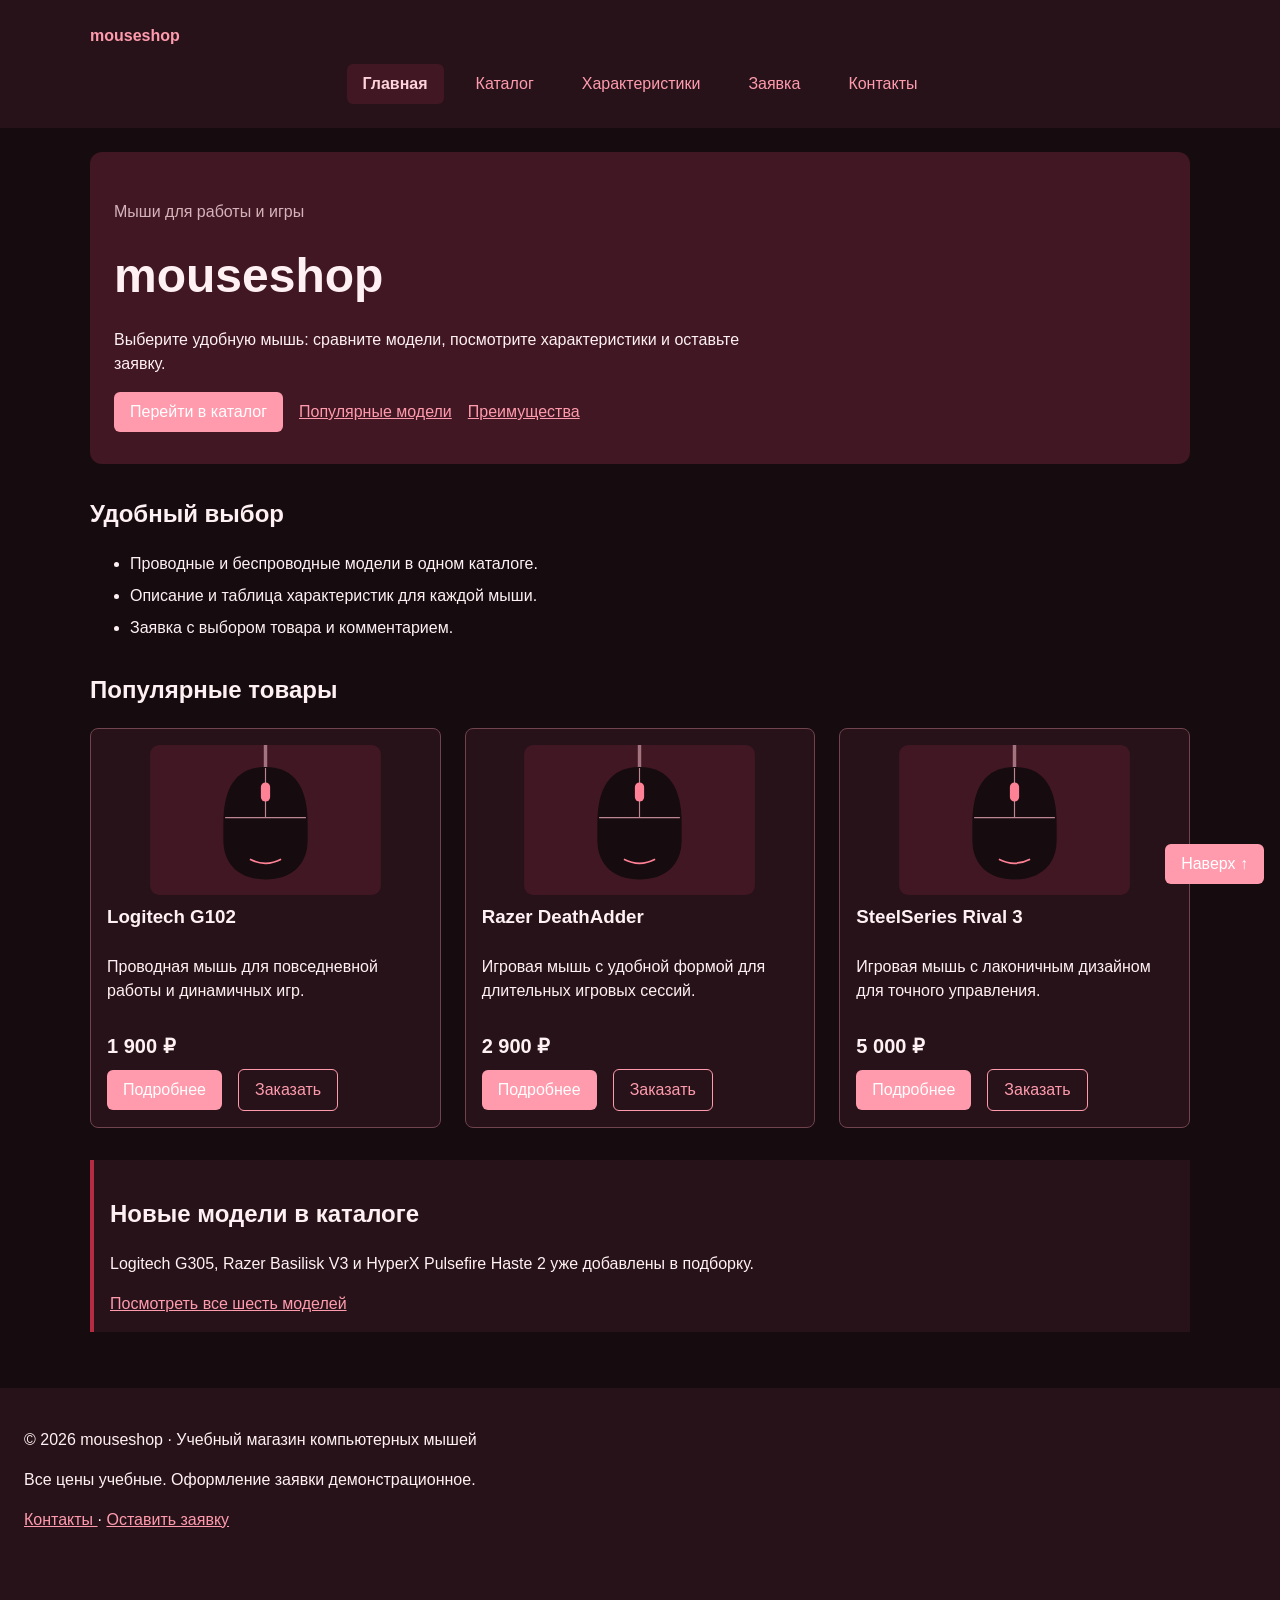
<file: index.html>
<!DOCTYPE html>
<html lang="ru">
  <head>
    <meta charset="UTF-8">
    <meta name="viewport" content="width=device-width, initial-scale=1.0">
    <title>
      Главная — mouseshop
    </title>
    <meta name="description" content="mouseshop — учебный магазин проводных и беспроводных компьютерных мышей.">
    <meta property="og:type" content="website">
    <meta property="og:title" content="Главная — mouseshop">
    <meta property="og:description" content="mouseshop — учебный магазин проводных и беспроводных компьютерных мышей.">
    <meta property="og:image" content="https://rupakpav.github.io/kr1-html-css-shop/images/preview.jpg">
    <link rel="stylesheet" href="css/style.css">
    <script src="js/main.js" defer>
    </script>
  </head>
  <body id="top">
    <header class="site-header">
      <div class="site-header__inner">
        <a class="site-header__logo" href="index.html">
          mouseshop
        </a>
        <nav class="site-nav" aria-label="Основная навигация">
          <ul class="site-nav__list">
            <li class="site-nav__item">
              <a class="site-nav__link site-nav__link--active" href="index.html" aria-current="page">
                Главная
              </a>
            </li>
            <li class="site-nav__item">
              <a class="site-nav__link" href="catalog.html">
                Каталог
              </a>
            </li>
            <li class="site-nav__item">
              <a class="site-nav__link" href="product.html">
                Характеристики
              </a>
            </li>
            <li class="site-nav__item">
              <a class="site-nav__link" href="order.html">
                Заявка
              </a>
            </li>
            <li class="site-nav__item">
              <a class="site-nav__link" href="contacts.html">
                Контакты
              </a>
            </li>
          </ul>
        </nav>
      </div>
    </header>
    <main>
      <section class="hero">
        <p class="hero__eyebrow">
          Мыши для работы и игры
        </p>
        <h1 class="hero__title">
          mouseshop
        </h1>
        <p class="hero__description">
          Выберите удобную мышь: сравните модели, посмотрите характеристики и оставьте заявку.
        </p>
        <div class="hero__actions">
          <a class="button button--primary" href="catalog.html">
            Перейти в каталог
          </a>
          <a href="#popular">
            Популярные модели
          </a>
          <a href="#advantages">
            Преимущества
          </a>
        </div>
      </section>
      <section class="section" id="advantages">
        <h2 class="section__title">
          Удобный выбор
        </h2>
        <ul class="advantages-list">
          <li class="advantages-list__item">
            Проводные и беспроводные модели в одном каталоге.
          </li>
          <li class="advantages-list__item">
            Описание и таблица характеристик для каждой мыши.
          </li>
          <li class="advantages-list__item">
            Заявка с выбором товара и комментарием.
          </li>
        </ul>
      </section>
      <section class="section" id="popular">
        <h2 class="section__title">
          Популярные товары
        </h2>
        <div class="products-grid">
          <article class="product-card">
            <img class="product-card__image" src="images/g102.svg" alt="Условная иллюстрация мыши Logitech G102" width="400" height="260" loading="lazy">
            <h3 class="product-card__title">
              Logitech G102
            </h3>
            <p class="product-card__description">
              Проводная мышь для повседневной работы и динамичных игр.
            </p>
            <p class="product-card__price">
              1 900 ₽
            </p>
            <div class="product-card__actions">
              <a class="button button--primary" href="product.html#g102">
                Подробнее
              </a>
              <button class="button button--secondary" type="button" data-order-product="g102">
                Заказать
              </button>
            </div>
          </article>
          <article class="product-card">
            <img class="product-card__image" src="images/deathadder.svg" alt="Условная иллюстрация мыши Razer DeathAdder" width="400" height="260" loading="lazy">
            <h3 class="product-card__title">
              Razer DeathAdder
            </h3>
            <p class="product-card__description">
              Игровая мышь с удобной формой для длительных игровых сессий.
            </p>
            <p class="product-card__price">
              2 900 ₽
            </p>
            <div class="product-card__actions">
              <a class="button button--primary" href="product.html#deathadder">
                Подробнее
              </a>
              <button class="button button--secondary" type="button" data-order-product="deathadder">
                Заказать
              </button>
            </div>
          </article>
          <article class="product-card">
            <img class="product-card__image" src="images/rival-3.svg" alt="Условная иллюстрация мыши SteelSeries Rival 3" width="400" height="260" loading="lazy">
            <h3 class="product-card__title">
              SteelSeries Rival 3
            </h3>
            <p class="product-card__description">
              Игровая мышь с лаконичным дизайном для точного управления.
            </p>
            <p class="product-card__price">
              5 000 ₽
            </p>
            <div class="product-card__actions">
              <a class="button button--primary" href="product.html#rival-3">
                Подробнее
              </a>
              <button class="button button--secondary" type="button" data-order-product="rival-3">
                Заказать
              </button>
            </div>
          </article>
        </div>
      </section>
      <aside class="aside-info">
        <h2 class="aside-info__title">
          Новые модели в каталоге
        </h2>
        <p class="aside-info__text">
          Logitech G305, Razer Basilisk V3 и HyperX Pulsefire Haste 2 уже добавлены в подборку.
        </p>
        <a href="catalog.html">
          Посмотреть все шесть моделей
        </a>
      </aside>
    </main>
    <footer class="site-footer" id="contacts">
      <p class="site-footer__text">
        © 2026 mouseshop · Учебный магазин компьютерных мышей
      </p>
      <p class="site-footer__text">
        Все цены учебные. Оформление заявки демонстрационное.
      </p>
      <a href="contacts.html">
        Контакты
      </a>
      ·
      <a href="order.html">
        Оставить заявку
      </a>
    </footer>
    <p class="success-message" role="status" tabindex="-1" hidden>
      Заявка проверена успешно. Это учебная демонстрация: данные не отправлялись.
    </p>
    <dialog class="order-dialog" id="order-dialog" aria-labelledby="order-dialog-title">
      <h2 class="order-dialog__title" id="order-dialog-title">
        Оформление заявки
      </h2>
      <form class="order-form" action="#" method="post" novalidate>
        <p class="order-form__hint">
          Учебная форма: данные не отправляются на сервер. Все поля, кроме комментария, обязательны.
        </p>
        <div class="order-form__field">
          <label class="order-form__label" for="dialog-product">
            Товар
          </label>
          <select class="order-form__select" id="dialog-product" name="product" required>
            <option value="">
              Выберите мышь
            </option>
            <option value="g102">
              Logitech G102
            </option>
            <option value="deathadder">
              Razer DeathAdder
            </option>
            <option value="rival-3">
              SteelSeries Rival 3
            </option>
            <option value="g305">
              Logitech G305
            </option>
            <option value="basilisk-v3">
              Razer Basilisk V3
            </option>
            <option value="haste-2">
              HyperX Pulsefire Haste 2
            </option>
          </select>
        </div>
        <div class="order-form__field">
          <label class="order-form__label" for="dialog-name">
            Имя
          </label>
          <input class="order-form__input" id="dialog-name" name="name" autocomplete="given-name" minlength="2" required>
        </div>
        <div class="order-form__field">
          <label class="order-form__label" for="dialog-email">
            E-mail
          </label>
          <input class="order-form__input" id="dialog-email" name="email" type="email" autocomplete="email" required>
        </div>
        <div class="order-form__field">
          <label class="order-form__label" for="dialog-phone">
            Телефон
          </label>
          <input class="order-form__input" id="dialog-phone" name="phone" type="tel" autocomplete="tel" placeholder="+7 (900) 000-00-00" pattern="\+7 \(\d{3}\) \d{3}-\d{2}-\d{2}" aria-describedby="dialog-phone-hint" required>
          <small class="order-form__hint" id="dialog-phone-hint">
            Формат: +7 (900) 000-00-00
          </small>
        </div>
        <div class="order-form__field">
          <label class="order-form__label" for="dialog-comment">
            Комментарий (необязательно)
          </label>
          <textarea class="order-form__textarea" id="dialog-comment" name="comment" rows="4">
          </textarea>
        </div>
        <div class="order-form__field">
          <input class="order-form__checkbox" id="dialog-agreement" name="agreement" type="checkbox" required>
          <label class="order-form__label order-form__label--inline" for="dialog-agreement">
            Я согласен на обработку данных
          </label>
        </div>
        <div class="order-form__actions">
          <button class="button button--primary" type="submit">
            Отправить заявку
          </button>
        </div>
      </form>
      <button class="button button--secondary" type="button" data-close-dialog>
        Закрыть
      </button>
    </dialog>
    <a class="button button--primary back-to-top" href="#top" aria-label="Вернуться к началу страницы">
      Наверх ↑
    </a>
  </body>
</html>
</file>
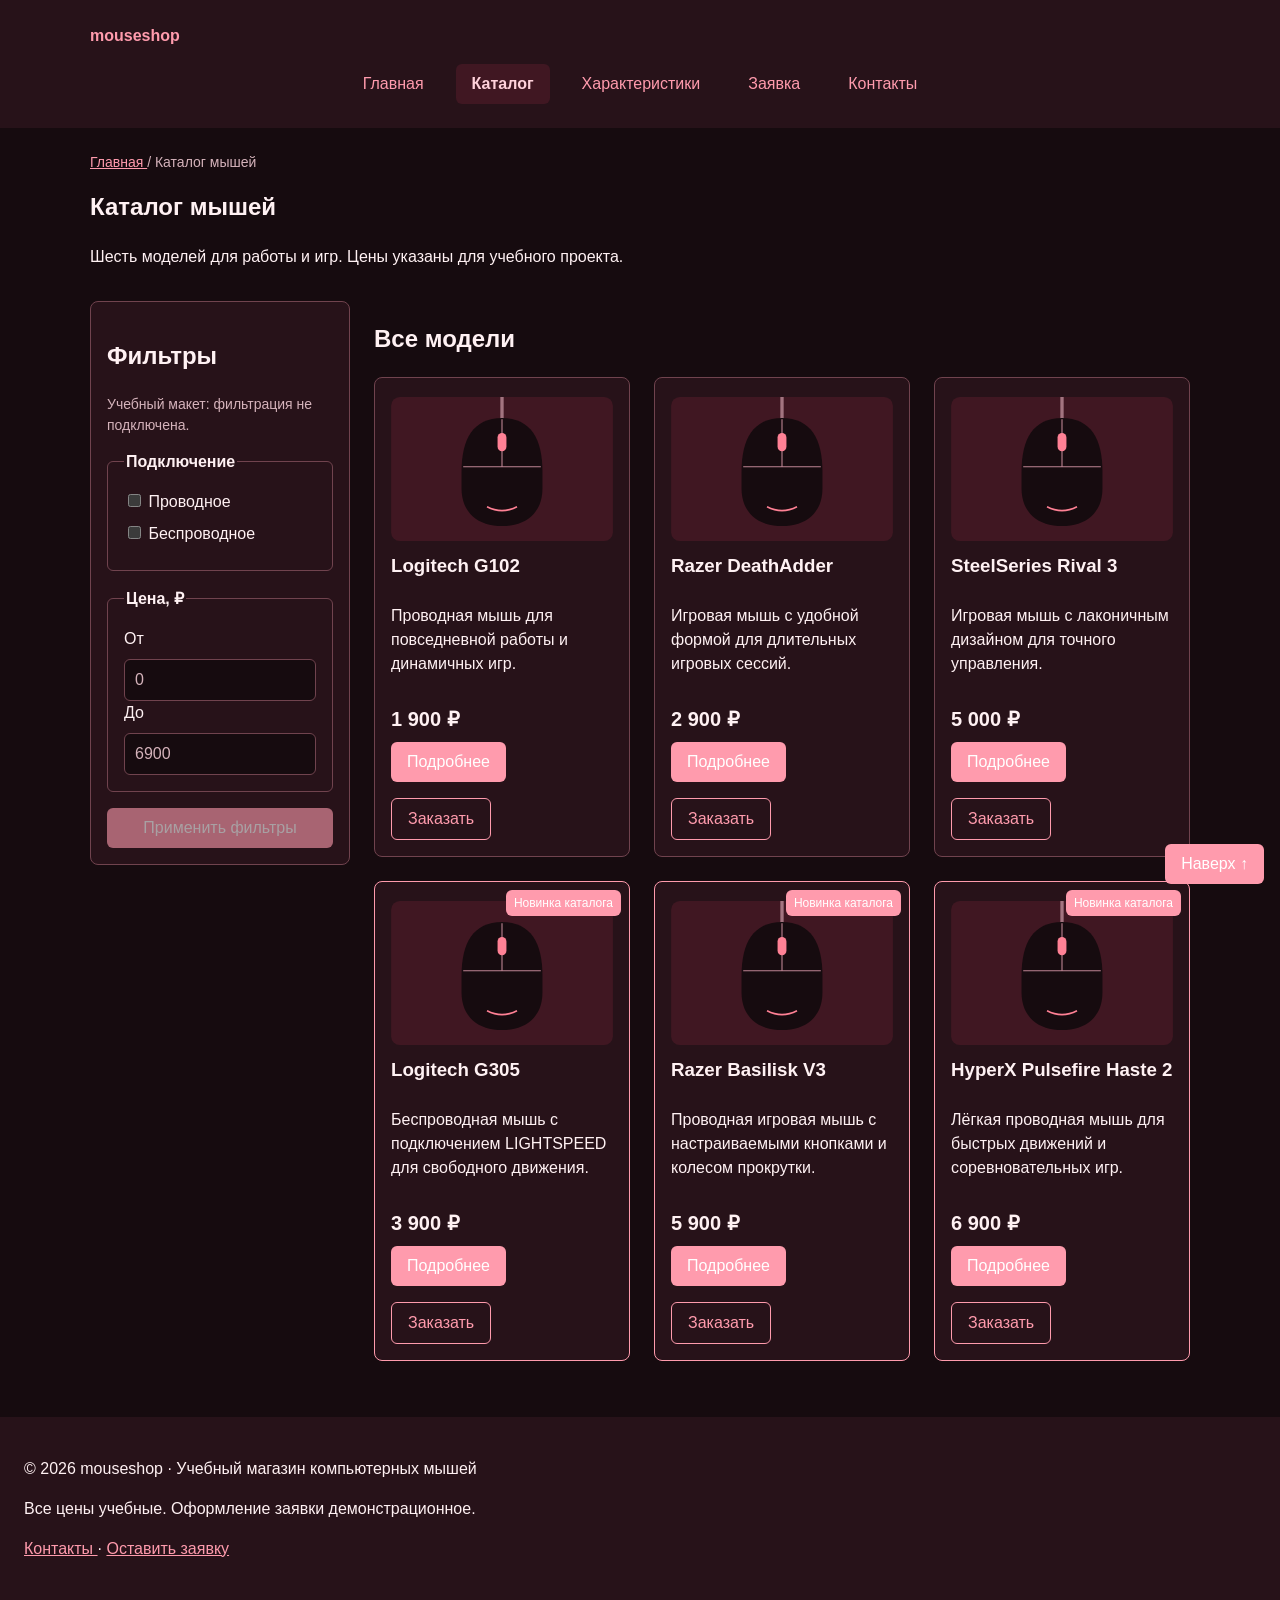
<file: catalog.html>
<!DOCTYPE html>
<html lang="ru">
  <head>
    <meta charset="UTF-8">
    <meta name="viewport" content="width=device-width, initial-scale=1.0">
    <title>
      Каталог мышей — mouseshop
    </title>
    <meta name="description" content="Шесть моделей мышей Logitech, Razer, SteelSeries и HyperX: описание, учебные цены и заявка.">
    <meta property="og:type" content="website">
    <meta property="og:title" content="Каталог мышей — mouseshop">
    <meta property="og:description" content="Шесть моделей мышей Logitech, Razer, SteelSeries и HyperX: описание, учебные цены и заявка.">
    <meta property="og:image" content="https://rupakpav.github.io/kr1-html-css-shop/images/preview.jpg">
    <link rel="stylesheet" href="css/style.css">
    <script src="js/main.js" defer>
    </script>
  </head>
  <body id="top">
    <header class="site-header">
      <div class="site-header__inner">
        <a class="site-header__logo" href="index.html">
          mouseshop
        </a>
        <nav class="site-nav" aria-label="Основная навигация">
          <ul class="site-nav__list">
            <li class="site-nav__item">
              <a class="site-nav__link" href="index.html">
                Главная
              </a>
            </li>
            <li class="site-nav__item">
              <a class="site-nav__link site-nav__link--active" href="catalog.html" aria-current="page">
                Каталог
              </a>
            </li>
            <li class="site-nav__item">
              <a class="site-nav__link" href="product.html">
                Характеристики
              </a>
            </li>
            <li class="site-nav__item">
              <a class="site-nav__link" href="order.html">
                Заявка
              </a>
            </li>
            <li class="site-nav__item">
              <a class="site-nav__link" href="contacts.html">
                Контакты
              </a>
            </li>
          </ul>
        </nav>
      </div>
    </header>
    <main>
      <nav class="breadcrumbs" aria-label="Хлебные крошки">
        <a class="breadcrumbs__link" href="index.html">
          Главная
        </a>
        <span class="breadcrumbs__current" aria-current="page">
          Каталог мышей
        </span>
      </nav>
      <section class="section">
        <h1 class="section__title">
          Каталог мышей
        </h1>
        <p>
          Шесть моделей для работы и игр. Цены указаны для учебного проекта.
        </p>
      </section>
      <div class="catalog-layout">
        <aside class="catalog-filters">
          <h2 class="catalog-filters__title">
            Фильтры
          </h2>
          <p class="catalog-filters__hint" id="filters-hint">
            Учебный макет: фильтрация не подключена.
          </p>
          <form class="catalog-filters__form" aria-describedby="filters-hint">
            <fieldset class="catalog-filters__group">
              <legend class="catalog-filters__legend">
                Подключение
              </legend>
              <label class="catalog-filters__label">
                <input type="checkbox" name="connection" value="wired">
                Проводное
              </label>
              <label class="catalog-filters__label">
                <input type="checkbox" name="connection" value="wireless">
                Беспроводное
              </label>
            </fieldset>
            <fieldset class="catalog-filters__group">
              <legend class="catalog-filters__legend">
                Цена, ₽
              </legend>
              <label class="catalog-filters__label" for="price-from">
                От
              </label>
              <input class="catalog-filters__input" id="price-from" type="number" name="price-from" min="0" placeholder="0">
              <label class="catalog-filters__label" for="price-to">
                До
              </label>
              <input class="catalog-filters__input" id="price-to" type="number" name="price-to" min="0" placeholder="6900">
            </fieldset>
            <button class="button button--primary" type="button" disabled>
              Применить фильтры
            </button>
          </form>
        </aside>
        <section class="catalog-layout__products">
          <h2 class="catalog-layout__title">
            Все модели
          </h2>
          <div class="products-grid">
            <article class="product-card">
              <img class="product-card__image" src="images/g102.svg" alt="Условная иллюстрация мыши Logitech G102" width="400" height="260" loading="lazy">
              <h3 class="product-card__title">
                Logitech G102
              </h3>
              <p class="product-card__description">
                Проводная мышь для повседневной работы и динамичных игр.
              </p>
              <p class="product-card__price">
                1 900 ₽
              </p>
              <div class="product-card__actions">
                <a class="button button--primary" href="product.html#g102">
                  Подробнее
                </a>
                <a class="button button--secondary" href="order.html?product=g102">
                  Заказать
                </a>
              </div>
            </article>
            <article class="product-card">
              <img class="product-card__image" src="images/deathadder.svg" alt="Условная иллюстрация мыши Razer DeathAdder" width="400" height="260" loading="lazy">
              <h3 class="product-card__title">
                Razer DeathAdder
              </h3>
              <p class="product-card__description">
                Игровая мышь с удобной формой для длительных игровых сессий.
              </p>
              <p class="product-card__price">
                2 900 ₽
              </p>
              <div class="product-card__actions">
                <a class="button button--primary" href="product.html#deathadder">
                  Подробнее
                </a>
                <a class="button button--secondary" href="order.html?product=deathadder">
                  Заказать
                </a>
              </div>
            </article>
            <article class="product-card">
              <img class="product-card__image" src="images/rival-3.svg" alt="Условная иллюстрация мыши SteelSeries Rival 3" width="400" height="260" loading="lazy">
              <h3 class="product-card__title">
                SteelSeries Rival 3
              </h3>
              <p class="product-card__description">
                Игровая мышь с лаконичным дизайном для точного управления.
              </p>
              <p class="product-card__price">
                5 000 ₽
              </p>
              <div class="product-card__actions">
                <a class="button button--primary" href="product.html#rival-3">
                  Подробнее
                </a>
                <a class="button button--secondary" href="order.html?product=rival-3">
                  Заказать
                </a>
              </div>
            </article>
            <article class="product-card product-card--new">
              <span class="product-card__badge">
                Новинка каталога
              </span>
              <img class="product-card__image" src="images/g305.svg" alt="Условная иллюстрация мыши Logitech G305" width="400" height="260" loading="lazy">
              <h3 class="product-card__title">
                Logitech G305
              </h3>
              <p class="product-card__description">
                Беспроводная мышь с подключением LIGHTSPEED для свободного движения.
              </p>
              <p class="product-card__price">
                3 900 ₽
              </p>
              <div class="product-card__actions">
                <a class="button button--primary" href="product.html#g305">
                  Подробнее
                </a>
                <a class="button button--secondary" href="order.html?product=g305">
                  Заказать
                </a>
              </div>
            </article>
            <article class="product-card product-card--new">
              <span class="product-card__badge">
                Новинка каталога
              </span>
              <img class="product-card__image" src="images/basilisk-v3.svg" alt="Условная иллюстрация мыши Razer Basilisk V3" width="400" height="260" loading="lazy">
              <h3 class="product-card__title">
                Razer Basilisk V3
              </h3>
              <p class="product-card__description">
                Проводная игровая мышь с настраиваемыми кнопками и колесом прокрутки.
              </p>
              <p class="product-card__price">
                5 900 ₽
              </p>
              <div class="product-card__actions">
                <a class="button button--primary" href="product.html#basilisk-v3">
                  Подробнее
                </a>
                <a class="button button--secondary" href="order.html?product=basilisk-v3">
                  Заказать
                </a>
              </div>
            </article>
            <article class="product-card product-card--new">
              <span class="product-card__badge">
                Новинка каталога
              </span>
              <img class="product-card__image" src="images/haste-2.svg" alt="Условная иллюстрация мыши HyperX Pulsefire Haste 2" width="400" height="260" loading="lazy">
              <h3 class="product-card__title">
                HyperX Pulsefire Haste 2
              </h3>
              <p class="product-card__description">
                Лёгкая проводная мышь для быстрых движений и соревновательных игр.
              </p>
              <p class="product-card__price">
                6 900 ₽
              </p>
              <div class="product-card__actions">
                <a class="button button--primary" href="product.html#haste-2">
                  Подробнее
                </a>
                <a class="button button--secondary" href="order.html?product=haste-2">
                  Заказать
                </a>
              </div>
            </article>
          </div>
        </section>
      </div>
    </main>
    <footer class="site-footer" id="contacts">
      <p class="site-footer__text">
        © 2026 mouseshop · Учебный магазин компьютерных мышей
      </p>
      <p class="site-footer__text">
        Все цены учебные. Оформление заявки демонстрационное.
      </p>
      <a href="contacts.html">
        Контакты
      </a>
      ·
      <a href="order.html">
        Оставить заявку
      </a>
    </footer>
    <p class="success-message" role="status" tabindex="-1" hidden>
      Заявка проверена успешно. Это учебная демонстрация: данные не отправлялись.
    </p>
    <a class="button button--primary back-to-top" href="#top" aria-label="Вернуться к началу страницы">
      Наверх ↑
    </a>
  </body>
</html>
</file>
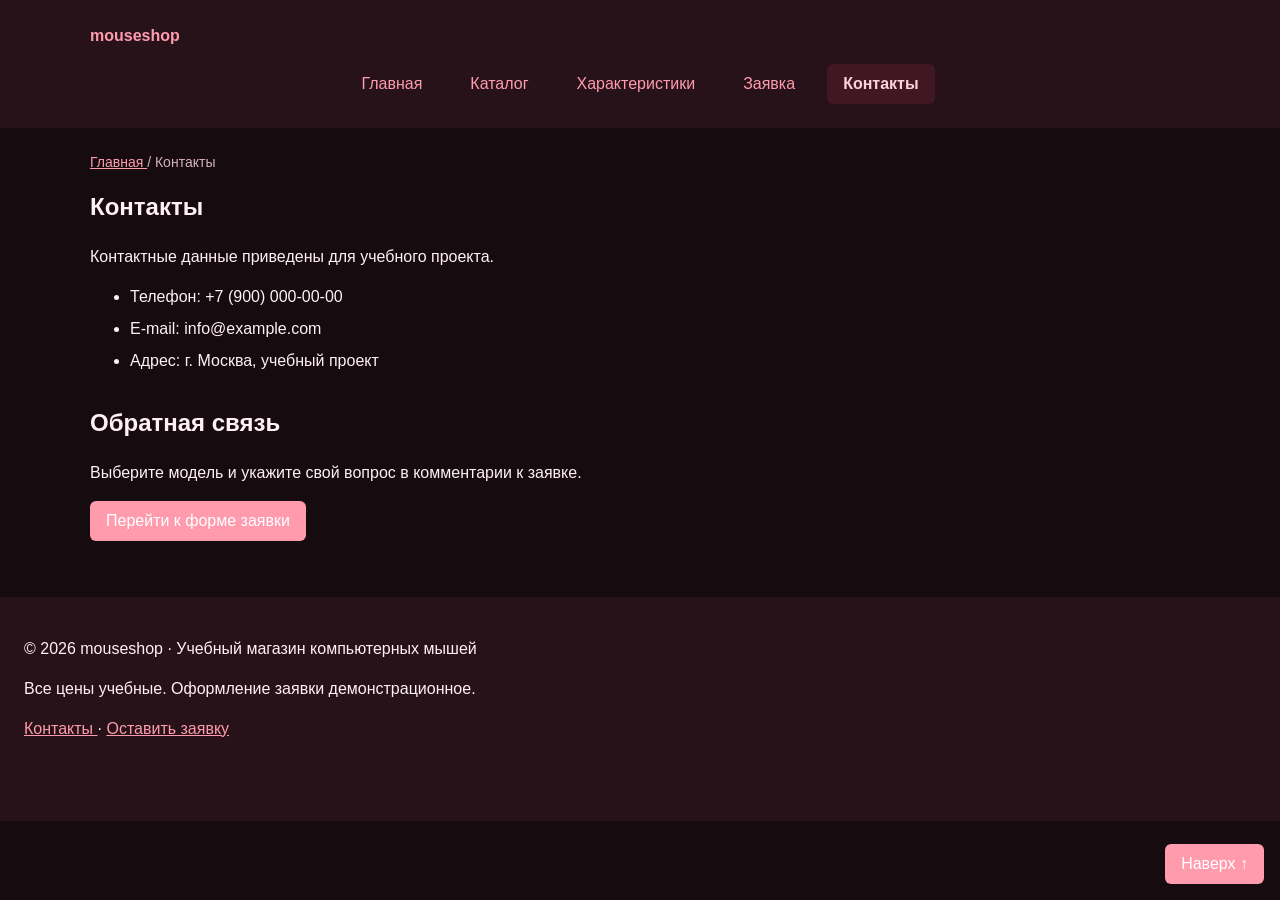
<file: contacts.html>
<!DOCTYPE html>
<html lang="ru">
  <head>
    <meta charset="UTF-8">
    <meta name="viewport" content="width=device-width, initial-scale=1.0">
    <title>
      Контакты — mouseshop
    </title>
    <meta name="description" content="Контактная информация учебного магазина mouseshop и переход к форме заявки.">
    <meta property="og:type" content="website">
    <meta property="og:title" content="Контакты — mouseshop">
    <meta property="og:description" content="Контактная информация учебного магазина mouseshop и переход к форме заявки.">
    <meta property="og:image" content="https://rupakpav.github.io/kr1-html-css-shop/images/preview.jpg">
    <link rel="stylesheet" href="css/style.css">
    <script src="js/main.js" defer>
    </script>
  </head>
  <body id="top">
    <header class="site-header">
      <div class="site-header__inner">
        <a class="site-header__logo" href="index.html">
          mouseshop
        </a>
        <nav class="site-nav" aria-label="Основная навигация">
          <ul class="site-nav__list">
            <li class="site-nav__item">
              <a class="site-nav__link" href="index.html">
                Главная
              </a>
            </li>
            <li class="site-nav__item">
              <a class="site-nav__link" href="catalog.html">
                Каталог
              </a>
            </li>
            <li class="site-nav__item">
              <a class="site-nav__link" href="product.html">
                Характеристики
              </a>
            </li>
            <li class="site-nav__item">
              <a class="site-nav__link" href="order.html">
                Заявка
              </a>
            </li>
            <li class="site-nav__item">
              <a class="site-nav__link site-nav__link--active" href="contacts.html" aria-current="page">
                Контакты
              </a>
            </li>
          </ul>
        </nav>
      </div>
    </header>
    <main>
      <nav class="breadcrumbs" aria-label="Хлебные крошки">
        <a class="breadcrumbs__link" href="index.html">
          Главная
        </a>
        <span class="breadcrumbs__current" aria-current="page">
          Контакты
        </span>
      </nav>
      <section class="section">
        <h1 class="section__title">
          Контакты
        </h1>
        <p>
          Контактные данные приведены для учебного проекта.
        </p>
        <ul class="contact-list">
          <li class="contact-list__item">
            Телефон: +7 (900) 000-00-00
          </li>
          <li class="contact-list__item">
            E-mail: info@example.com
          </li>
          <li class="contact-list__item">
            Адрес: г. Москва, учебный проект
          </li>
        </ul>
      </section>
      <section class="section" id="feedback">
        <h2 class="section__title">
          Обратная связь
        </h2>
        <p>
          Выберите модель и укажите свой вопрос в комментарии к заявке.
        </p>
        <a class="button button--primary" href="order.html">
          Перейти к форме заявки
        </a>
      </section>
    </main>
    <footer class="site-footer" id="contacts">
      <p class="site-footer__text">
        © 2026 mouseshop · Учебный магазин компьютерных мышей
      </p>
      <p class="site-footer__text">
        Все цены учебные. Оформление заявки демонстрационное.
      </p>
      <a href="contacts.html">
        Контакты
      </a>
      ·
      <a href="order.html">
        Оставить заявку
      </a>
    </footer>
    <p class="success-message" role="status" tabindex="-1" hidden>
      Заявка проверена успешно. Это учебная демонстрация: данные не отправлялись.
    </p>
    <a class="button button--primary back-to-top" href="#top" aria-label="Вернуться к началу страницы">
      Наверх ↑
    </a>
  </body>
</html>
</file>
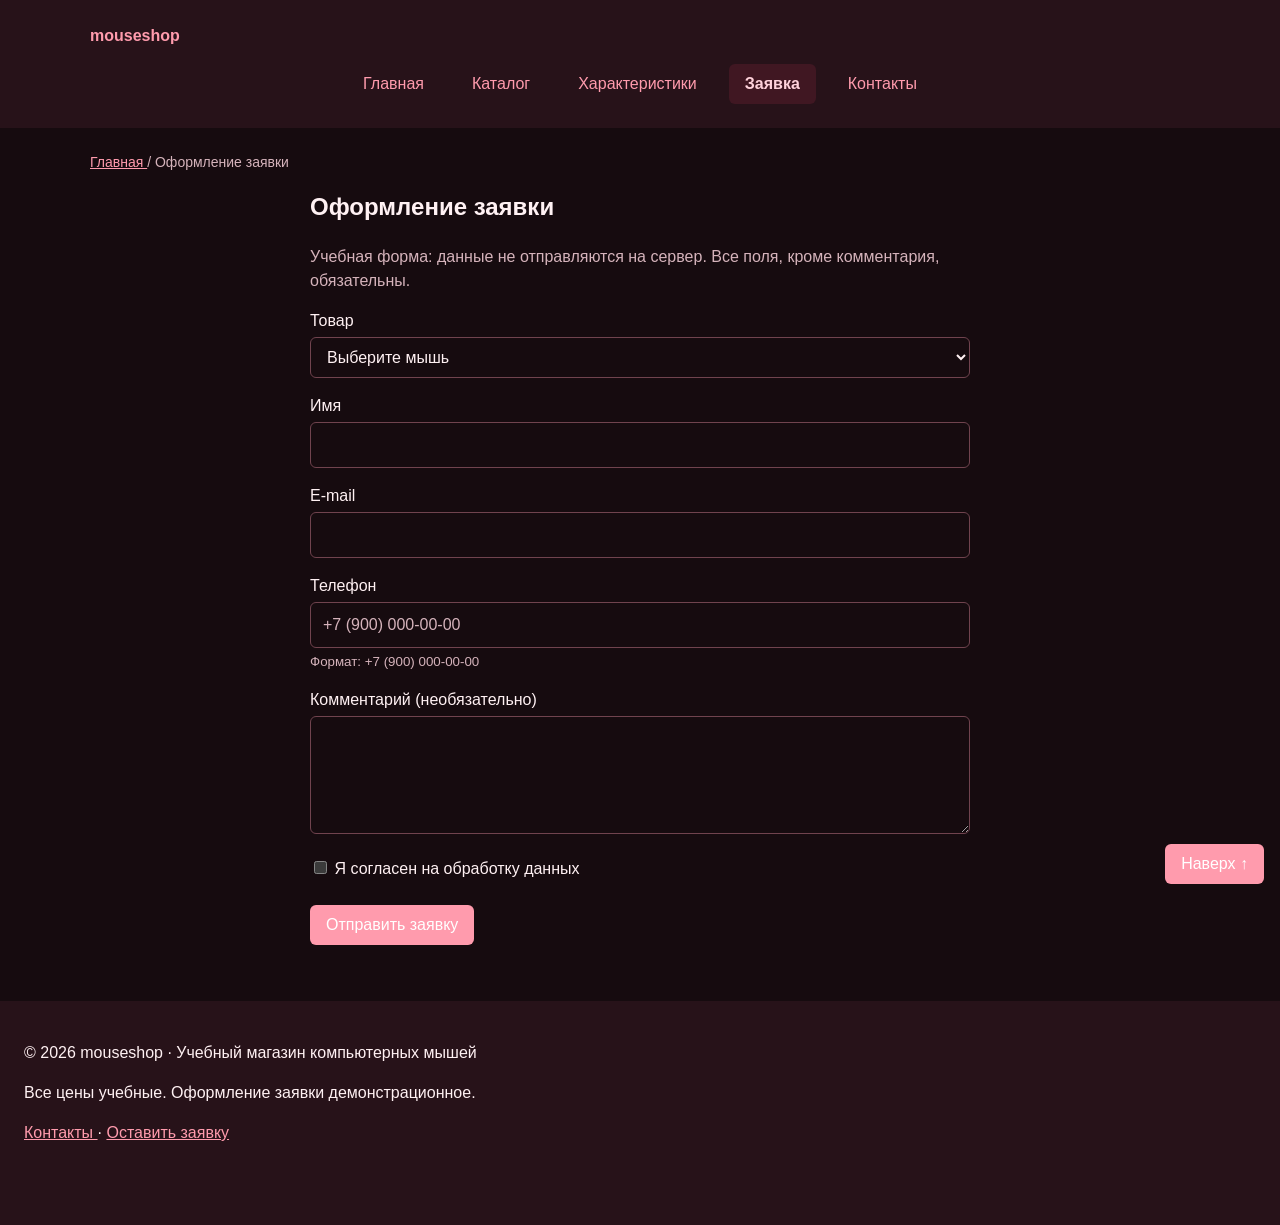
<file: order.html>
<!DOCTYPE html>
<html lang="ru">
  <head>
    <meta charset="UTF-8">
    <meta name="viewport" content="width=device-width, initial-scale=1.0">
    <title>
      Оформление заявки — mouseshop
    </title>
    <meta name="description" content="Учебная форма заявки mouseshop: выберите мышь и укажите контактные данные.">
    <meta property="og:type" content="website">
    <meta property="og:title" content="Оформление заявки — mouseshop">
    <meta property="og:description" content="Учебная форма заявки mouseshop: выберите мышь и укажите контактные данные.">
    <meta property="og:image" content="https://rupakpav.github.io/kr1-html-css-shop/images/preview.jpg">
    <link rel="stylesheet" href="css/style.css">
    <script src="js/main.js" defer>
    </script>
  </head>
  <body id="top">
    <header class="site-header">
      <div class="site-header__inner">
        <a class="site-header__logo" href="index.html">
          mouseshop
        </a>
        <nav class="site-nav" aria-label="Основная навигация">
          <ul class="site-nav__list">
            <li class="site-nav__item">
              <a class="site-nav__link" href="index.html">
                Главная
              </a>
            </li>
            <li class="site-nav__item">
              <a class="site-nav__link" href="catalog.html">
                Каталог
              </a>
            </li>
            <li class="site-nav__item">
              <a class="site-nav__link" href="product.html">
                Характеристики
              </a>
            </li>
            <li class="site-nav__item">
              <a class="site-nav__link site-nav__link--active" href="order.html" aria-current="page">
                Заявка
              </a>
            </li>
            <li class="site-nav__item">
              <a class="site-nav__link" href="contacts.html">
                Контакты
              </a>
            </li>
          </ul>
        </nav>
      </div>
    </header>
    <main>
      <nav class="breadcrumbs" aria-label="Хлебные крошки">
        <a class="breadcrumbs__link" href="index.html">
          Главная
        </a>
        <span class="breadcrumbs__current" aria-current="page">
          Оформление заявки
        </span>
      </nav>
      <section class="section section--form">
        <h1 class="section__title">
          Оформление заявки
        </h1>
        <form class="order-form" action="#" method="post" novalidate>
          <p class="order-form__hint">
            Учебная форма: данные не отправляются на сервер. Все поля, кроме комментария, обязательны.
          </p>
          <div class="order-form__field">
            <label class="order-form__label" for="order-product">
              Товар
            </label>
            <select class="order-form__select" id="order-product" name="product" required>
              <option value="">
                Выберите мышь
              </option>
              <option value="g102">
                Logitech G102
              </option>
              <option value="deathadder">
                Razer DeathAdder
              </option>
              <option value="rival-3">
                SteelSeries Rival 3
              </option>
              <option value="g305">
                Logitech G305
              </option>
              <option value="basilisk-v3">
                Razer Basilisk V3
              </option>
              <option value="haste-2">
                HyperX Pulsefire Haste 2
              </option>
            </select>
          </div>
          <div class="order-form__field">
            <label class="order-form__label" for="order-name">
              Имя
            </label>
            <input class="order-form__input" id="order-name" name="name" autocomplete="given-name" minlength="2" required>
          </div>
          <div class="order-form__field">
            <label class="order-form__label" for="order-email">
              E-mail
            </label>
            <input class="order-form__input" id="order-email" name="email" type="email" autocomplete="email" required>
          </div>
          <div class="order-form__field">
            <label class="order-form__label" for="order-phone">
              Телефон
            </label>
            <input class="order-form__input" id="order-phone" name="phone" type="tel" autocomplete="tel" placeholder="+7 (900) 000-00-00" pattern="\+7 \(\d{3}\) \d{3}-\d{2}-\d{2}" aria-describedby="order-phone-hint" required>
            <small class="order-form__hint" id="order-phone-hint">
              Формат: +7 (900) 000-00-00
            </small>
          </div>
          <div class="order-form__field">
            <label class="order-form__label" for="order-comment">
              Комментарий (необязательно)
            </label>
            <textarea class="order-form__textarea" id="order-comment" name="comment" rows="4">
            </textarea>
          </div>
          <div class="order-form__field">
            <input class="order-form__checkbox" id="order-agreement" name="agreement" type="checkbox" required>
            <label class="order-form__label order-form__label--inline" for="order-agreement">
              Я согласен на обработку данных
            </label>
          </div>
          <div class="order-form__actions">
            <button class="button button--primary" type="submit">
              Отправить заявку
            </button>
          </div>
        </form>
      </section>
    </main>
    <footer class="site-footer" id="contacts">
      <p class="site-footer__text">
        © 2026 mouseshop · Учебный магазин компьютерных мышей
      </p>
      <p class="site-footer__text">
        Все цены учебные. Оформление заявки демонстрационное.
      </p>
      <a href="contacts.html">
        Контакты
      </a>
      ·
      <a href="order.html">
        Оставить заявку
      </a>
    </footer>
    <p class="success-message" role="status" tabindex="-1" hidden>
      Заявка проверена успешно. Это учебная демонстрация: данные не отправлялись.
    </p>
    <a class="button button--primary back-to-top" href="#top" aria-label="Вернуться к началу страницы">
      Наверх ↑
    </a>
  </body>
</html>
</file>
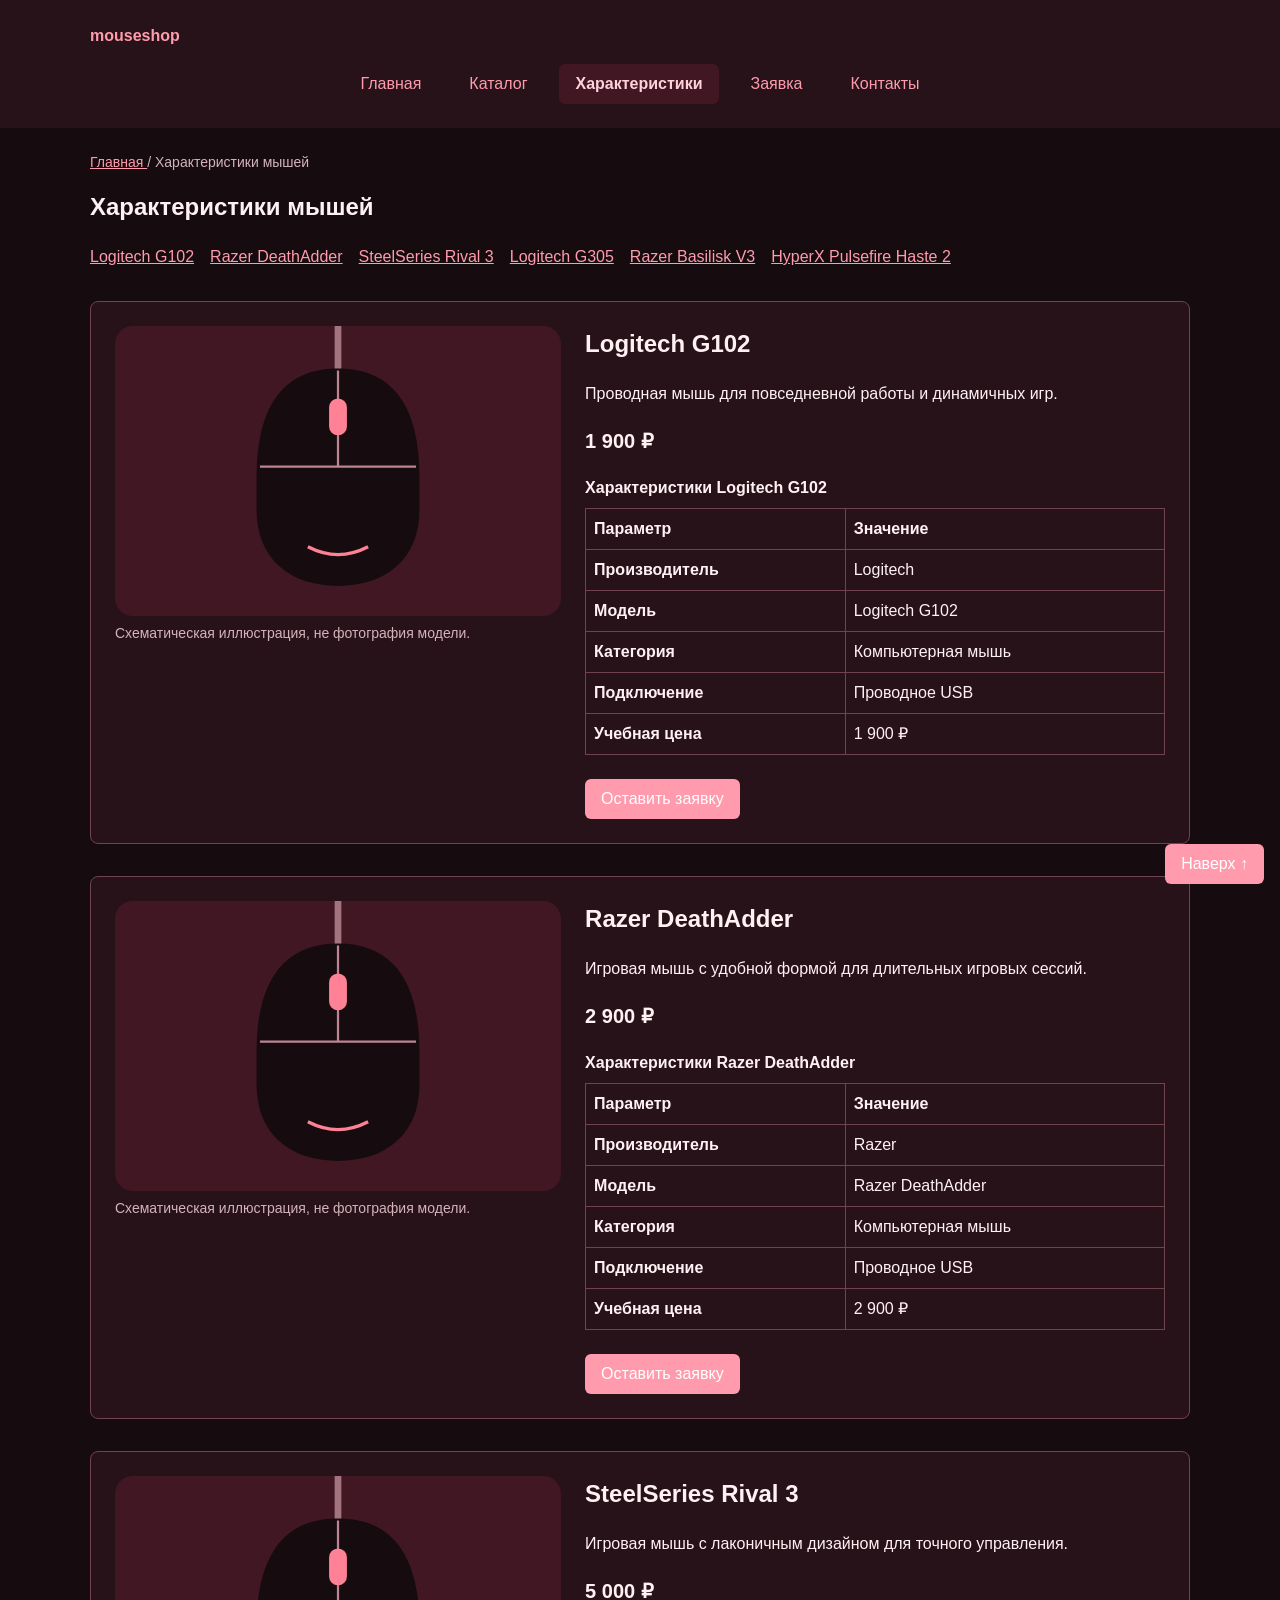
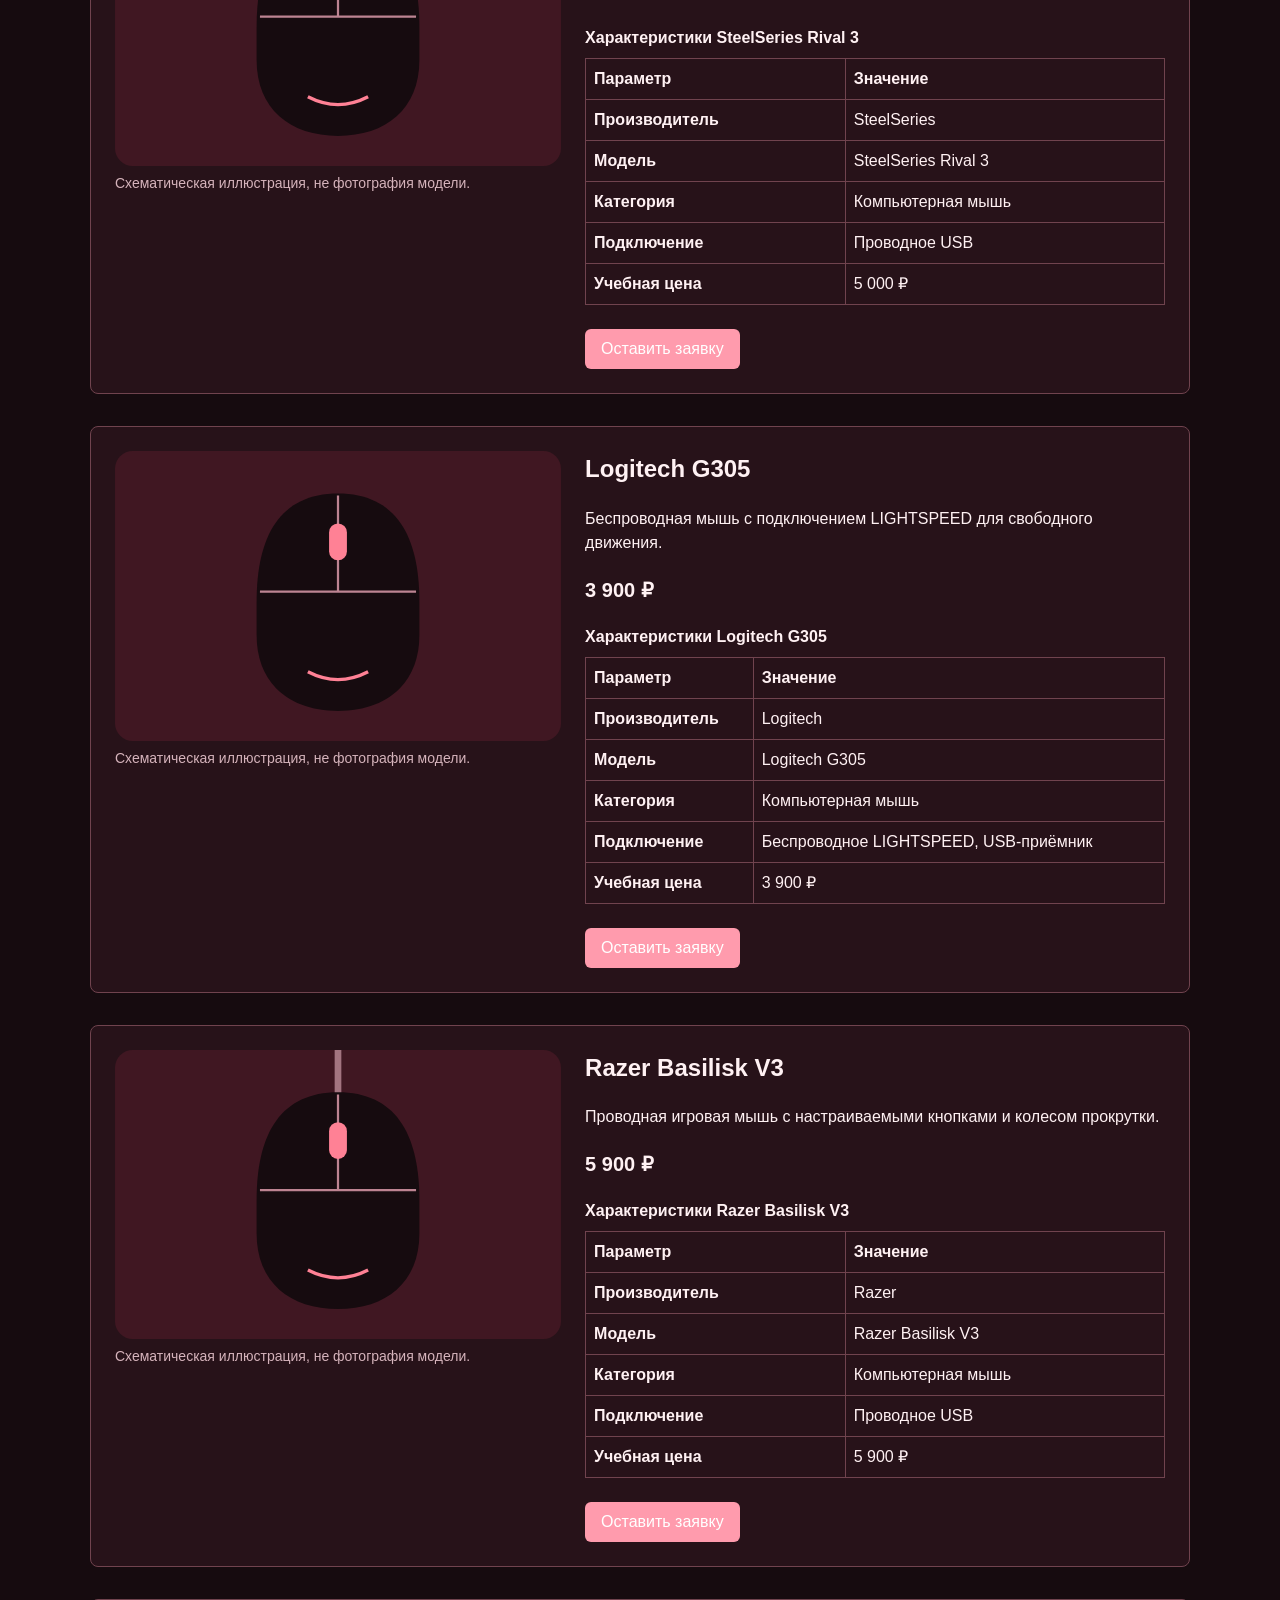
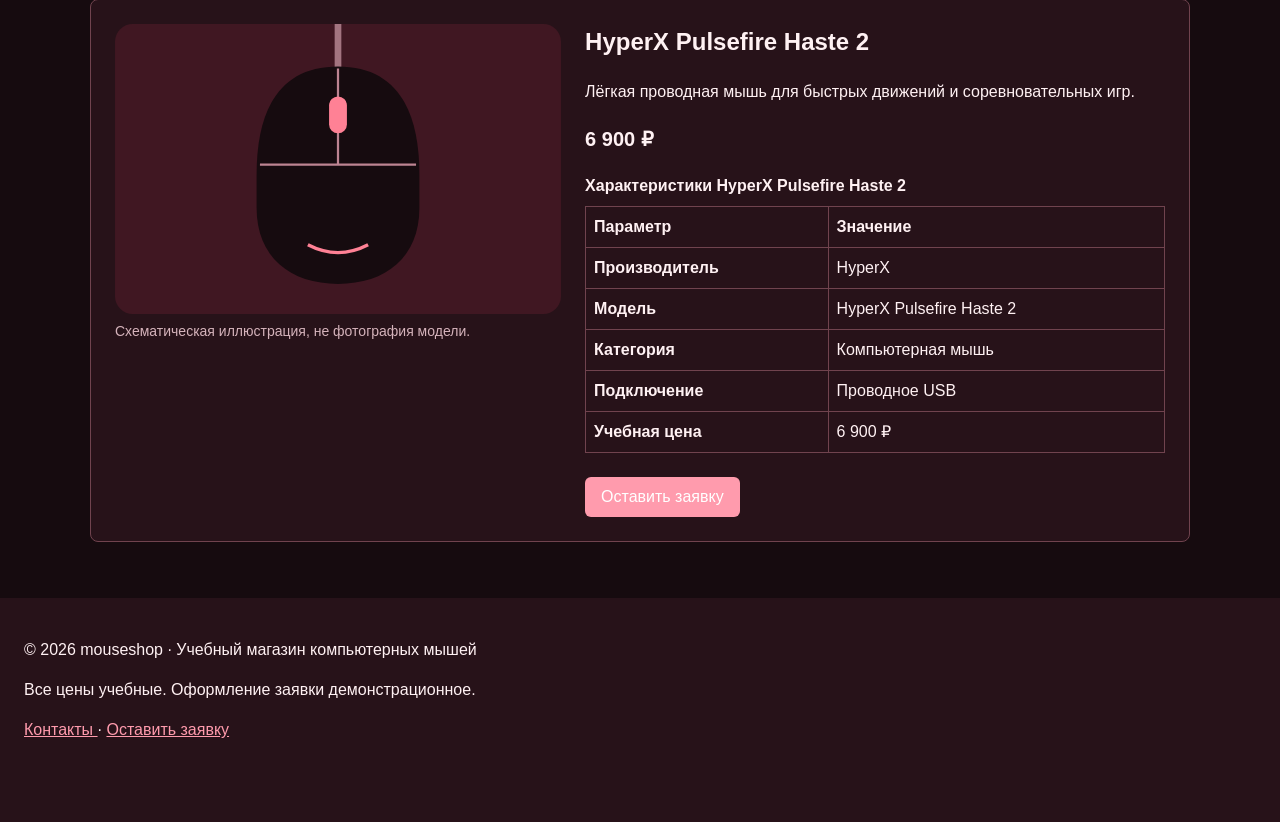
<file: product.html>
<!DOCTYPE html>
<html lang="ru">
  <head>
    <meta charset="UTF-8">
    <meta name="viewport" content="width=device-width, initial-scale=1.0">
    <title>
      Характеристики мышей — mouseshop
    </title>
    <meta name="description" content="Описания и таблицы характеристик шести мышей mouseshop с переходом к заявке.">
    <meta property="og:type" content="website">
    <meta property="og:title" content="Характеристики мышей — mouseshop">
    <meta property="og:description" content="Описания и таблицы характеристик шести мышей mouseshop с переходом к заявке.">
    <meta property="og:image" content="https://rupakpav.github.io/kr1-html-css-shop/images/preview.jpg">
    <link rel="stylesheet" href="css/style.css">
    <script src="js/main.js" defer>
    </script>
  </head>
  <body id="top">
    <header class="site-header">
      <div class="site-header__inner">
        <a class="site-header__logo" href="index.html">
          mouseshop
        </a>
        <nav class="site-nav" aria-label="Основная навигация">
          <ul class="site-nav__list">
            <li class="site-nav__item">
              <a class="site-nav__link" href="index.html">
                Главная
              </a>
            </li>
            <li class="site-nav__item">
              <a class="site-nav__link" href="catalog.html">
                Каталог
              </a>
            </li>
            <li class="site-nav__item">
              <a class="site-nav__link site-nav__link--active" href="product.html" aria-current="page">
                Характеристики
              </a>
            </li>
            <li class="site-nav__item">
              <a class="site-nav__link" href="order.html">
                Заявка
              </a>
            </li>
            <li class="site-nav__item">
              <a class="site-nav__link" href="contacts.html">
                Контакты
              </a>
            </li>
          </ul>
        </nav>
      </div>
    </header>
    <main>
      <nav class="breadcrumbs" aria-label="Хлебные крошки">
        <a class="breadcrumbs__link" href="index.html">
          Главная
        </a>
        <span class="breadcrumbs__current" aria-current="page">
          Характеристики мышей
        </span>
      </nav>
      <section class="section">
        <h1 class="section__title">
          Характеристики мышей
        </h1>
        <nav class="product-index" aria-label="Выбор модели">
          <a class="product-index__link" href="#g102">
            Logitech G102
          </a>
          <a class="product-index__link" href="#deathadder">
            Razer DeathAdder
          </a>
          <a class="product-index__link" href="#rival-3">
            SteelSeries Rival 3
          </a>
          <a class="product-index__link" href="#g305">
            Logitech G305
          </a>
          <a class="product-index__link" href="#basilisk-v3">
            Razer Basilisk V3
          </a>
          <a class="product-index__link" href="#haste-2">
            HyperX Pulsefire Haste 2
          </a>
        </nav>
      </section>
      <div class="section">
        <article class="product-detail" id="g102">
          <figure class="product-detail__figure">
            <img class="product-detail__image" src="images/g102.svg" alt="Условная иллюстрация Logitech G102" width="400" height="260">
            <figcaption class="product-detail__caption">
              Схематическая иллюстрация, не фотография модели.
            </figcaption>
          </figure>
          <div class="product-detail__content">
            <h2 class="product-detail__title">
              Logitech G102
            </h2>
            <p class="product-detail__description">
              Проводная мышь для повседневной работы и динамичных игр.
            </p>
            <p class="product-detail__price">
              1 900 ₽
            </p>
            <table class="product-table">
              <caption class="product-table__caption">
                Характеристики Logitech G102
              </caption>
              <thead>
                <tr>
                  <th class="product-table__cell" scope="col">
                    Параметр
                  </th>
                  <th class="product-table__cell" scope="col">
                    Значение
                  </th>
                </tr>
              </thead>
              <tbody>
                <tr>
                  <th class="product-table__cell" scope="row">
                    Производитель
                  </th>
                  <td class="product-table__cell">
                    Logitech
                  </td>
                </tr>
                <tr>
                  <th class="product-table__cell" scope="row">
                    Модель
                  </th>
                  <td class="product-table__cell">
                    Logitech G102
                  </td>
                </tr>
                <tr>
                  <th class="product-table__cell" scope="row">
                    Категория
                  </th>
                  <td class="product-table__cell">
                    Компьютерная мышь
                  </td>
                </tr>
                <tr>
                  <th class="product-table__cell" scope="row">
                    Подключение
                  </th>
                  <td class="product-table__cell">
                    Проводное USB
                  </td>
                </tr>
                <tr>
                  <th class="product-table__cell" scope="row">
                    Учебная цена
                  </th>
                  <td class="product-table__cell">
                    1 900 ₽
                  </td>
                </tr>
              </tbody>
            </table>
            <a class="button button--primary" href="order.html?product=g102">
              Оставить заявку
            </a>
          </div>
        </article>
        <article class="product-detail" id="deathadder">
          <figure class="product-detail__figure">
            <img class="product-detail__image" src="images/deathadder.svg" alt="Условная иллюстрация Razer DeathAdder" width="400" height="260">
            <figcaption class="product-detail__caption">
              Схематическая иллюстрация, не фотография модели.
            </figcaption>
          </figure>
          <div class="product-detail__content">
            <h2 class="product-detail__title">
              Razer DeathAdder
            </h2>
            <p class="product-detail__description">
              Игровая мышь с удобной формой для длительных игровых сессий.
            </p>
            <p class="product-detail__price">
              2 900 ₽
            </p>
            <table class="product-table">
              <caption class="product-table__caption">
                Характеристики Razer DeathAdder
              </caption>
              <thead>
                <tr>
                  <th class="product-table__cell" scope="col">
                    Параметр
                  </th>
                  <th class="product-table__cell" scope="col">
                    Значение
                  </th>
                </tr>
              </thead>
              <tbody>
                <tr>
                  <th class="product-table__cell" scope="row">
                    Производитель
                  </th>
                  <td class="product-table__cell">
                    Razer
                  </td>
                </tr>
                <tr>
                  <th class="product-table__cell" scope="row">
                    Модель
                  </th>
                  <td class="product-table__cell">
                    Razer DeathAdder
                  </td>
                </tr>
                <tr>
                  <th class="product-table__cell" scope="row">
                    Категория
                  </th>
                  <td class="product-table__cell">
                    Компьютерная мышь
                  </td>
                </tr>
                <tr>
                  <th class="product-table__cell" scope="row">
                    Подключение
                  </th>
                  <td class="product-table__cell">
                    Проводное USB
                  </td>
                </tr>
                <tr>
                  <th class="product-table__cell" scope="row">
                    Учебная цена
                  </th>
                  <td class="product-table__cell">
                    2 900 ₽
                  </td>
                </tr>
              </tbody>
            </table>
            <a class="button button--primary" href="order.html?product=deathadder">
              Оставить заявку
            </a>
          </div>
        </article>
        <article class="product-detail" id="rival-3">
          <figure class="product-detail__figure">
            <img class="product-detail__image" src="images/rival-3.svg" alt="Условная иллюстрация SteelSeries Rival 3" width="400" height="260">
            <figcaption class="product-detail__caption">
              Схематическая иллюстрация, не фотография модели.
            </figcaption>
          </figure>
          <div class="product-detail__content">
            <h2 class="product-detail__title">
              SteelSeries Rival 3
            </h2>
            <p class="product-detail__description">
              Игровая мышь с лаконичным дизайном для точного управления.
            </p>
            <p class="product-detail__price">
              5 000 ₽
            </p>
            <table class="product-table">
              <caption class="product-table__caption">
                Характеристики SteelSeries Rival 3
              </caption>
              <thead>
                <tr>
                  <th class="product-table__cell" scope="col">
                    Параметр
                  </th>
                  <th class="product-table__cell" scope="col">
                    Значение
                  </th>
                </tr>
              </thead>
              <tbody>
                <tr>
                  <th class="product-table__cell" scope="row">
                    Производитель
                  </th>
                  <td class="product-table__cell">
                    SteelSeries
                  </td>
                </tr>
                <tr>
                  <th class="product-table__cell" scope="row">
                    Модель
                  </th>
                  <td class="product-table__cell">
                    SteelSeries Rival 3
                  </td>
                </tr>
                <tr>
                  <th class="product-table__cell" scope="row">
                    Категория
                  </th>
                  <td class="product-table__cell">
                    Компьютерная мышь
                  </td>
                </tr>
                <tr>
                  <th class="product-table__cell" scope="row">
                    Подключение
                  </th>
                  <td class="product-table__cell">
                    Проводное USB
                  </td>
                </tr>
                <tr>
                  <th class="product-table__cell" scope="row">
                    Учебная цена
                  </th>
                  <td class="product-table__cell">
                    5 000 ₽
                  </td>
                </tr>
              </tbody>
            </table>
            <a class="button button--primary" href="order.html?product=rival-3">
              Оставить заявку
            </a>
          </div>
        </article>
        <article class="product-detail" id="g305">
          <figure class="product-detail__figure">
            <img class="product-detail__image" src="images/g305.svg" alt="Условная иллюстрация Logitech G305" width="400" height="260">
            <figcaption class="product-detail__caption">
              Схематическая иллюстрация, не фотография модели.
            </figcaption>
          </figure>
          <div class="product-detail__content">
            <h2 class="product-detail__title">
              Logitech G305
            </h2>
            <p class="product-detail__description">
              Беспроводная мышь с подключением LIGHTSPEED для свободного движения.
            </p>
            <p class="product-detail__price">
              3 900 ₽
            </p>
            <table class="product-table">
              <caption class="product-table__caption">
                Характеристики Logitech G305
              </caption>
              <thead>
                <tr>
                  <th class="product-table__cell" scope="col">
                    Параметр
                  </th>
                  <th class="product-table__cell" scope="col">
                    Значение
                  </th>
                </tr>
              </thead>
              <tbody>
                <tr>
                  <th class="product-table__cell" scope="row">
                    Производитель
                  </th>
                  <td class="product-table__cell">
                    Logitech
                  </td>
                </tr>
                <tr>
                  <th class="product-table__cell" scope="row">
                    Модель
                  </th>
                  <td class="product-table__cell">
                    Logitech G305
                  </td>
                </tr>
                <tr>
                  <th class="product-table__cell" scope="row">
                    Категория
                  </th>
                  <td class="product-table__cell">
                    Компьютерная мышь
                  </td>
                </tr>
                <tr>
                  <th class="product-table__cell" scope="row">
                    Подключение
                  </th>
                  <td class="product-table__cell">
                    Беспроводное LIGHTSPEED, USB-приёмник
                  </td>
                </tr>
                <tr>
                  <th class="product-table__cell" scope="row">
                    Учебная цена
                  </th>
                  <td class="product-table__cell">
                    3 900 ₽
                  </td>
                </tr>
              </tbody>
            </table>
            <a class="button button--primary" href="order.html?product=g305">
              Оставить заявку
            </a>
          </div>
        </article>
        <article class="product-detail" id="basilisk-v3">
          <figure class="product-detail__figure">
            <img class="product-detail__image" src="images/basilisk-v3.svg" alt="Условная иллюстрация Razer Basilisk V3" width="400" height="260">
            <figcaption class="product-detail__caption">
              Схематическая иллюстрация, не фотография модели.
            </figcaption>
          </figure>
          <div class="product-detail__content">
            <h2 class="product-detail__title">
              Razer Basilisk V3
            </h2>
            <p class="product-detail__description">
              Проводная игровая мышь с настраиваемыми кнопками и колесом прокрутки.
            </p>
            <p class="product-detail__price">
              5 900 ₽
            </p>
            <table class="product-table">
              <caption class="product-table__caption">
                Характеристики Razer Basilisk V3
              </caption>
              <thead>
                <tr>
                  <th class="product-table__cell" scope="col">
                    Параметр
                  </th>
                  <th class="product-table__cell" scope="col">
                    Значение
                  </th>
                </tr>
              </thead>
              <tbody>
                <tr>
                  <th class="product-table__cell" scope="row">
                    Производитель
                  </th>
                  <td class="product-table__cell">
                    Razer
                  </td>
                </tr>
                <tr>
                  <th class="product-table__cell" scope="row">
                    Модель
                  </th>
                  <td class="product-table__cell">
                    Razer Basilisk V3
                  </td>
                </tr>
                <tr>
                  <th class="product-table__cell" scope="row">
                    Категория
                  </th>
                  <td class="product-table__cell">
                    Компьютерная мышь
                  </td>
                </tr>
                <tr>
                  <th class="product-table__cell" scope="row">
                    Подключение
                  </th>
                  <td class="product-table__cell">
                    Проводное USB
                  </td>
                </tr>
                <tr>
                  <th class="product-table__cell" scope="row">
                    Учебная цена
                  </th>
                  <td class="product-table__cell">
                    5 900 ₽
                  </td>
                </tr>
              </tbody>
            </table>
            <a class="button button--primary" href="order.html?product=basilisk-v3">
              Оставить заявку
            </a>
          </div>
        </article>
        <article class="product-detail" id="haste-2">
          <figure class="product-detail__figure">
            <img class="product-detail__image" src="images/haste-2.svg" alt="Условная иллюстрация HyperX Pulsefire Haste 2" width="400" height="260">
            <figcaption class="product-detail__caption">
              Схематическая иллюстрация, не фотография модели.
            </figcaption>
          </figure>
          <div class="product-detail__content">
            <h2 class="product-detail__title">
              HyperX Pulsefire Haste 2
            </h2>
            <p class="product-detail__description">
              Лёгкая проводная мышь для быстрых движений и соревновательных игр.
            </p>
            <p class="product-detail__price">
              6 900 ₽
            </p>
            <table class="product-table">
              <caption class="product-table__caption">
                Характеристики HyperX Pulsefire Haste 2
              </caption>
              <thead>
                <tr>
                  <th class="product-table__cell" scope="col">
                    Параметр
                  </th>
                  <th class="product-table__cell" scope="col">
                    Значение
                  </th>
                </tr>
              </thead>
              <tbody>
                <tr>
                  <th class="product-table__cell" scope="row">
                    Производитель
                  </th>
                  <td class="product-table__cell">
                    HyperX
                  </td>
                </tr>
                <tr>
                  <th class="product-table__cell" scope="row">
                    Модель
                  </th>
                  <td class="product-table__cell">
                    HyperX Pulsefire Haste 2
                  </td>
                </tr>
                <tr>
                  <th class="product-table__cell" scope="row">
                    Категория
                  </th>
                  <td class="product-table__cell">
                    Компьютерная мышь
                  </td>
                </tr>
                <tr>
                  <th class="product-table__cell" scope="row">
                    Подключение
                  </th>
                  <td class="product-table__cell">
                    Проводное USB
                  </td>
                </tr>
                <tr>
                  <th class="product-table__cell" scope="row">
                    Учебная цена
                  </th>
                  <td class="product-table__cell">
                    6 900 ₽
                  </td>
                </tr>
              </tbody>
            </table>
            <a class="button button--primary" href="order.html?product=haste-2">
              Оставить заявку
            </a>
          </div>
        </article>
      </div>
    </main>
    <footer class="site-footer" id="contacts">
      <p class="site-footer__text">
        © 2026 mouseshop · Учебный магазин компьютерных мышей
      </p>
      <p class="site-footer__text">
        Все цены учебные. Оформление заявки демонстрационное.
      </p>
      <a href="contacts.html">
        Контакты
      </a>
      ·
      <a href="order.html">
        Оставить заявку
      </a>
    </footer>
    <p class="success-message" role="status" tabindex="-1" hidden>
      Заявка проверена успешно. Это учебная демонстрация: данные не отправлялись.
    </p>
    <a class="button button--primary back-to-top" href="#top" aria-label="Вернуться к началу страницы">
      Наверх ↑
    </a>
  </body>
</html>
</file>
<file: css/style.css>
/* ===============================
   1. Переменные проекта
   =============================== */

:root {
  color-scheme: dark;
  --color-link: #ff9bad;
  --color-link-hover: #ffd2db;
  /* Основные цвета проекта */
  --color-bg: #160b0f;
  --color-text: #fff1f3;
  --color-muted: #d5b3bb;
  --color-primary: #b52b42;
  --color-primary-dark: #902137;
  --color-border: #70434e;
  --color-surface: #271219;
  --color-surface-accent: #401722;
  --color-danger: #ff8195;
  --color-success: #b6e6c4;
  --color-success-bg: #142b20;
  --color-white: #ffffff;

  /* Отступы */
  --space-xs: 4px;
  --space-sm: 8px;
  --space-md: 16px;
  --space-lg: 24px;
  --space-xl: 32px;

  /* Скругления */
  --radius-sm: 6px;
  --radius-md: 8px;
  --radius-lg: 12px;

  /* Размеры */
  --container-width: 1100px;
}
/* ===============================
   2. Базовые стили
   =============================== */

* {
  box-sizing: border-box;
}

body {
  margin: 0;
  font-family: Arial, sans-serif;
  line-height: 1.5;
  color: var(--color-text);
  background-color: var(--color-bg);
}
main {
  padding: var(--space-lg);
}
.site-header {
  padding: var(--space-lg);
  background-color: var(--color-surface);
}

.site-footer {
  padding: var(--space-lg);
  background-color: var(--color-surface);
}
/* ===============================
   3. Общие элементы интерфейса
   =============================== */

a {
  color: var(--color-link);
}

a:hover {
  color: var(--color-link-hover);
}

a:focus-visible {
  outline: 2px solid var(--color-link);
  outline-offset: 3px;
}
.button {
  display: inline-block;
  padding: var(--space-sm) var(--space-md);
  font: inherit;
  text-decoration: none;
  border: none;
  border-radius: var(--radius-sm);
  cursor: pointer;
}

.button--primary {
  color: var(--color-white);
  background-color: var(--color-link);
}

.button--primary:hover {
  color: var(--color-white);
  background-color: var(--color-link-hover);
}

.button:focus-visible {
  outline: 2px solid var(--color-link);
  outline-offset: 3px;
}

.button:disabled {
  opacity: 0.6;
  cursor: not-allowed;
}
/* ===============================
   4. Компоненты страницы
   =============================== */

.hero {
  max-width: var(--container-width);
  margin: 0 auto var(--space-xl);
  padding: var(--space-xl) var(--space-lg);
  background-color: var(--color-surface-accent);
  border-radius: var(--radius-lg);
}

.section {
  max-width: var(--container-width);
  margin: 0 auto var(--space-xl);
}

.section__title {
  margin-top: 0;
}
.product-card {
  display: flex;
  flex-direction: column;
  gap: var(--space-sm);
  margin-bottom: 0;
  padding: var(--space-md);
  border: 1px solid var(--color-border);
  border-radius: var(--radius-md);
  background-color: var(--color-bg);
}

.product-card__button {
  margin-top: auto;
  align-self: flex-start;
}

.product-card:hover {
  border-color: var(--color-link);
}

.product-card__title {
  margin-top: 0;
}
.aside-info {
  max-width: var(--container-width);
  margin: 0 auto var(--space-xl);
  padding: var(--space-md);
  border-left: 4px solid var(--color-primary);
  background-color: var(--color-surface);
}
/* ===============================
   5. Форма и модальное окно
   =============================== */

.order-dialog {
  width: min(100% - 32px, 560px);
  padding: var(--space-lg);
  border: none;
  border-radius: var(--radius-lg);
}

.order-dialog::backdrop {
  background-color: rgba(0, 0, 0, 0.5);
}

.order-form__field {
  margin-bottom: var(--space-md);
}

.order-form__label {
  display: block;
  margin-bottom: var(--space-xs);
}

.order-form__input,
.order-form__select,
.order-form__textarea {
  width: 100%;
  padding: 10px 12px;
  border: 1px solid var(--color-border);
  border-radius: var(--radius-sm);
  font: inherit;
}

.order-form__checkbox {
  width: auto;
}

.order-form__hint {
  display: block;
  margin-top: var(--space-xs);
  color: var(--color-muted);
}
.order-form__input:hover,
.order-form__select:hover,
.order-form__textarea:hover {
  border-color: var(--color-link);
}

.order-form__input:focus-visible,
.order-form__select:focus-visible,
.order-form__textarea:focus-visible {
  outline: 2px solid var(--color-link);
  outline-offset: 3px;
}

[aria-invalid="true"] {
  border-color: var(--color-danger);
}
.breadcrumbs {
  max-width: var(--container-width);
  margin: 0 auto var(--space-md);
  font-size: 14px;
  color: var(--color-muted);
}

.breadcrumbs__link {
  color: var(--color-link);
}

.breadcrumbs__current::before {
  content: " / ";
  color: var(--color-muted);
}
html {
  scroll-behavior: smooth;
}
:target {
  outline: 2px dashed var(--color-primary);
  outline-offset: 4px;
}
.site-nav__list {
  display: flex;
  flex-wrap: wrap;
  justify-content: center;
  align-items: center;
  gap: var(--space-md);
  padding: 0;
  margin: var(--space-md) 0 0;
  list-style: none;
}
.site-nav__link {
  display: inline-block;
  padding: var(--space-sm) var(--space-md);
  color: var(--color-link);
  text-decoration: none;
  border-radius: var(--radius-sm);
}

.site-nav__link:hover {
  color: var(--color-white);
  background-color: var(--color-link);
}
.products-grid {
  display: grid;
  grid-template-columns: repeat(3, 1fr);
  gap: var(--space-lg);
}

.catalog-layout {
  max-width: var(--container-width);
  margin: 0 auto var(--space-xl);
  display: grid;
  grid-template-columns: 260px 1fr;
  grid-template-areas: "filters products";
  gap: var(--space-lg);
}

.catalog-filters {
  grid-area: filters;
  padding: var(--space-md);
  border: 1px solid var(--color-border);
  border-radius: var(--radius-md);
  background-color: var(--color-surface);
}

.catalog-layout__products {
  grid-area: products;
}
.catalog-filters__form {
  display: grid;
  gap: var(--space-md);
}

.catalog-filters__group {
  margin: 0;
  padding: var(--space-md);
  border: 1px solid var(--color-border);
  border-radius: var(--radius-sm);
}

.catalog-filters__legend {
  font-weight: 700;
}

.catalog-filters__label {
  display: block;
  margin-bottom: var(--space-sm);
}

.catalog-filters__input[type="number"] {
  width: 100%;
  padding: 8px 10px;
  border: 1px solid var(--color-border);
  border-radius: var(--radius-sm);
  font: inherit;
}

.site-header__inner {
  max-width: var(--container-width);
  margin: 0 auto;
}

.site-header__logo {
  font-weight: 700;
  text-decoration: none;
}

.site-nav__link--active {
  font-weight: 700;
}

.product-card__title,
.product-card__description,
.product-card__price {
  margin-bottom: 0;
}

.order-dialog__title {
  margin-top: 0;
}

.order-form__actions {
  display: flex;
  gap: var(--space-md);
  margin-top: var(--space-lg);
}

.button--secondary {
  color: var(--color-link);
  background-color: transparent;
  border: 1px solid var(--color-primary);
}

.button--secondary:hover {
  color: var(--color-white);
  background-color: var(--color-link);
}

/* 6. Итоговые страницы магазина и позиционирование */
.hero__title { margin: 0; font-size: 48px; }
.hero__eyebrow { color: var(--color-muted); }
.hero__description { max-width: 650px; }
.hero__actions, .product-card__actions, .product-index {
  display: flex;
  flex-wrap: wrap;
  align-items: center;
  gap: var(--space-md);
}
.product-card { position: relative; }
.product-card__actions { margin-top: auto; }
.product-card__image { width: 100%; height: 150px; object-fit: contain; }
.product-card__badge {
  position: absolute;
  top: var(--space-sm);
  right: var(--space-sm);
  padding: var(--space-xs) var(--space-sm);
  color: var(--color-white);
  background-color: var(--color-link);
  border-radius: var(--radius-sm);
  font-size: 12px;
}
.product-card--new { border-color: var(--color-link); }
.product-card__price, .product-detail__price { font-size: 20px; font-weight: 700; }
.catalog-filters { position: sticky; top: var(--space-md); align-self: start; }
.product-detail {
  display: grid;
  grid-template-columns: minmax(200px, 1fr) minmax(0, 1.3fr);
  gap: var(--space-lg);
  margin-bottom: var(--space-xl);
  padding: var(--space-lg);
  border: 1px solid var(--color-border);
  border-radius: var(--radius-md);
  scroll-margin-top: var(--space-lg);
}
.product-detail__figure { margin: 0; }
.product-detail__image { width: 100%; height: auto; }
.product-detail__caption, .catalog-filters__hint { color: var(--color-muted); font-size: 14px; }
.product-detail__title { margin-top: 0; }
.product-table { width: 100%; border-collapse: collapse; margin-bottom: var(--space-lg); }
.product-table__caption { text-align: left; font-weight: 700; padding-bottom: var(--space-sm); }
.product-table__cell { text-align: left; padding: var(--space-sm); border: 1px solid var(--color-border); }
.section--form { max-width: 660px; }
.order-form__label--inline { display: inline; }
.order-form__checkbox:focus-visible { outline: 2px solid var(--color-link); outline-offset: 3px; }
.order-form__input[aria-invalid="true"],
.order-form__select[aria-invalid="true"],
.order-form__textarea[aria-invalid="true"] { border-color: var(--color-danger); }
.order-form__checkbox[aria-invalid="true"] { outline: 2px solid var(--color-danger); }
.order-dialog { max-height: calc(100vh - 32px); overflow-y: auto; }
.order-form__actions { margin-bottom: var(--space-md); }
.success-message { max-width: var(--container-width); margin: var(--space-lg) auto; padding: var(--space-md); color: var(--color-success); background: var(--color-success-bg); }
.back-to-top { position: fixed; right: var(--space-md); bottom: var(--space-md); z-index: 10; }
.site-footer { padding-bottom: 80px; }
.advantages-list__item, .contact-list__item { margin-bottom: var(--space-sm); }

/* Цвета поверхностей и полей тёмно-красной темы */
.product-card,
.product-detail,
.order-dialog {
  color: var(--color-text);
  background-color: var(--color-surface);
}

.order-form__input,
.order-form__select,
.order-form__textarea,
.catalog-filters__input {
  color: var(--color-text);
  background-color: var(--color-bg);
}

.order-form__input::placeholder,
.order-form__textarea::placeholder,
.catalog-filters__input::placeholder {
  color: var(--color-muted);
  opacity: 1;
}

.order-form__checkbox,
.catalog-filters__form {
  accent-color: var(--color-primary);
}

.site-nav__link--active {
  color: var(--color-link-hover);
  background-color: var(--color-surface-accent);
}

.button--secondary {
  border-color: var(--color-link);
}
</file>
